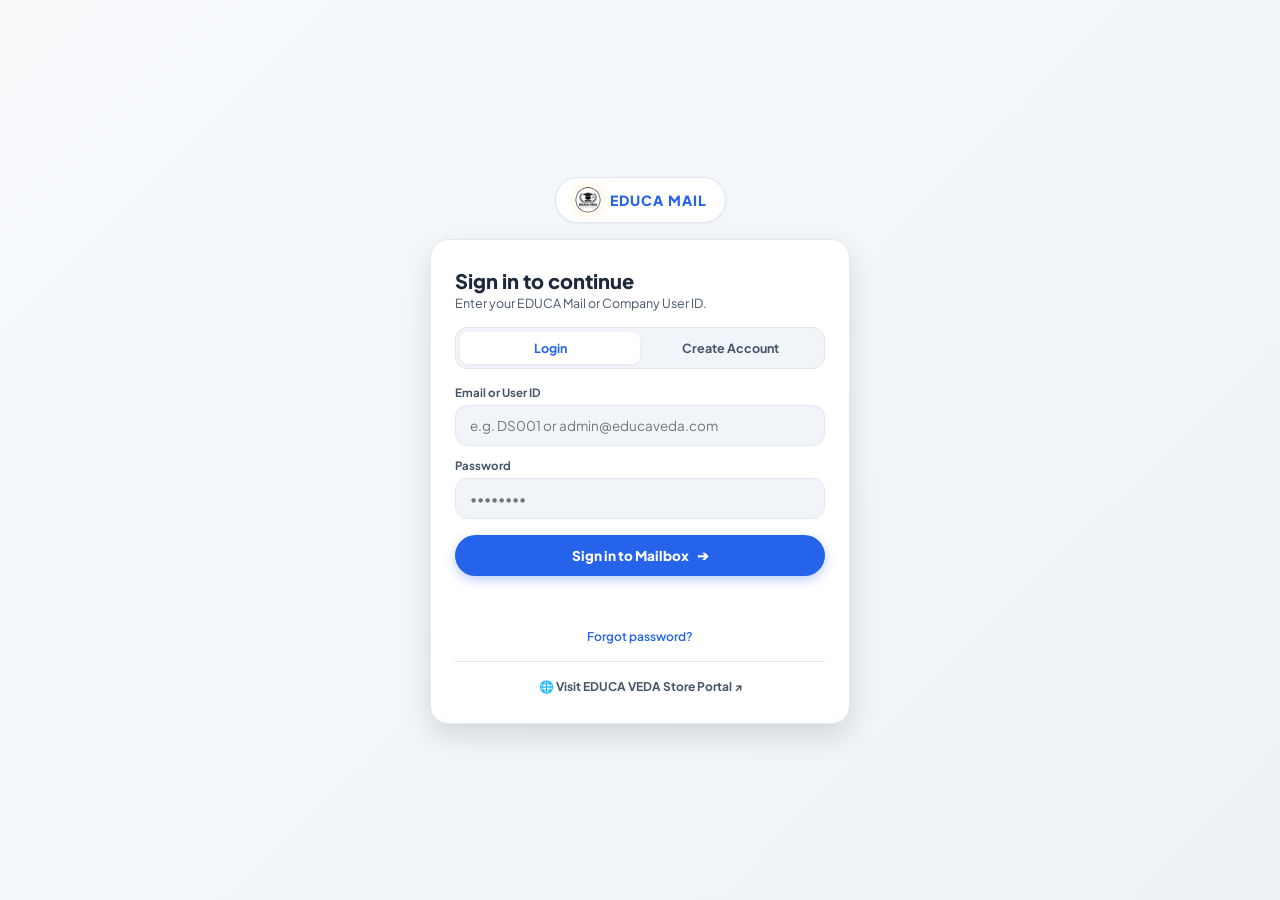
<file: index.html>
<!DOCTYPE html>
<html lang="en">
<head>
<script>
  // Force purge any old cached Service Workers and reload fresh styles
  if ('serviceWorker' in navigator) {
    navigator.serviceWorker.getRegistrations().then(function(regs) {
      for (let reg of regs) reg.unregister();
    });
  }
  if ('caches' in window) {
    caches.keys().then(function(names) {
      for (let name of names) caches.delete(name);
    });
  }
</script>
<meta charset="UTF-8">
<meta name="viewport" content="width=device-width, initial-scale=1.0, maximum-scale=1.0, user-scalable=no">
<meta name="theme-color" content="#ffffff">
<meta name="description" content="EDUCA Mail · Secure Enterprise Webmail">
<link rel="icon" type="image/png" href="educa_logo.png">
<link rel="apple-touch-icon" href="educa_logo.png">
<link rel="manifest" href="manifest.json">
<meta name="mobile-web-app-capable" content="yes">
<meta name="apple-mobile-web-app-status-bar-style" content="default">
<title>EDUCA Mail · Messages</title>
<link rel="preconnect" href="https://fonts.googleapis.com">
<link rel="preconnect" href="https://fonts.gstatic.com" crossorigin>
<link href="https://fonts.googleapis.com/css2?family=Plus+Jakarta+Sans:wght@400;500;600;700;800&family=JetBrains+Mono:wght@500;700;800&display=swap" rel="stylesheet">
<link rel="stylesheet" href="style.css?v=20260827_v35">
</head>
<body>

<!-- Offline Notification Banner -->
<div id="offlineBanner" class="offline-banner hidden">
  <span>⚡ OFFLINE MODE · Internet disconnected. Viewing cached emails.</span>
</div>

<!-- ================= AUTHENTICATION SCREEN ================= -->
<div id="authScreen" class="auth-screen hidden">
  <div class="auth-wrapper">
    <div class="auth-brand-pill">
      <img src="educa_logo.png" alt="EDUCA" style="width:28px;height:28px;border-radius:50%;object-fit:contain;background:#fff;padding:1px;box-shadow:0 0 10px rgba(251,191,36,0.25);" />
      <span class="brand-title">EDUCA MAIL</span>
    </div>

    <div class="auth-card">
      <div class="auth-card-head">
        <h2>Sign in to continue</h2>
        <p>Enter your EDUCA Mail or Company User ID.</p>
      </div>

      <div class="auth-tab-bar">
        <button id="tabLogin" type="button" class="auth-tab-btn active">Login</button>
        <button id="tabSignup" type="button" class="auth-tab-btn">Create Account</button>
      </div>

      <!-- Login Form -->
      <div id="loginFields" class="auth-inputs-wrap">
        <div class="input-field">
          <label>Email or User ID</label>
          <input id="authIdentifier" class="text-input" placeholder="e.g. DS001 or admin@educaveda.com" autocomplete="username">
        </div>
        <div class="input-field">
          <label>Password</label>
          <input id="authPassword" type="password" class="text-input" placeholder="••••••••" autocomplete="current-password">
        </div>
      </div>

      <!-- Signup Form -->
      <div id="signupFields" class="auth-inputs-wrap hidden">
        <div class="input-field">
          <label>Full Name</label>
          <input id="signupName" class="text-input" placeholder="Your name">
        </div>
        <div class="input-field">
          <label>Phone Number (for recovery)</label>
          <input id="signupPhone" class="text-input" placeholder="10-digit phone" inputmode="numeric">
        </div>
        <div class="input-field">
          <label>Password</label>
          <input id="signupPassword" type="password" class="text-input" placeholder="Minimum 8 characters" autocomplete="new-password">
        </div>
      </div>

      <button id="authSubmitBtn" type="button" class="btn-gmail-primary">
        <span>Sign in to Mailbox</span>
        <span>➔</span>
      </button>

      <div id="generatedEmailMsg" class="feedback-msg"></div>
      <div id="authMsg" class="feedback-err"></div>

      <div class="auth-center-link">
        <a id="forgotLink" href="#" class="link-subtle">Forgot password?</a>
      </div>

      <!-- Forgot Password Section -->
      <div id="forgotBox" class="forgot-accordion">
        <h4>Self-Service Password Reset</h4>
        <input id="forgotIdentifier" class="text-input" placeholder="Your Email or ID">
        <input id="forgotPhone" class="text-input" placeholder="Registered phone number" inputmode="numeric">
        <button id="requestResetBtn" type="button" class="btn-gmail-secondary">Request Reset</button>
        <div id="forgotMsg" class="feedback-msg"></div>
      </div>

      <div class="auth-footer-links">
        <a href="https://educa-store.vercel.app" target="_blank" rel="noopener noreferrer" class="link-external">
          🌐 Visit EDUCA VEDA Store Portal ↗
        </a>
      </div>
    </div>
  </div>
</div>

<!-- ================= MAIN GMAIL-STYLE APP ================= -->
<div class="app hidden" id="mainApp">

  <!-- Desktop Side Drawer -->
  <aside class="sidebar" id="appSidebar">
    <div class="sidebar-brand-row">
      <button id="sidebarCollapseBtn" type="button" class="btn-sidebar-collapse" title="Collapse / Expand sidebar">
        <span style="font-size: 18px; line-height: 1;">☰</span>
      </button>
      <img src="educa_logo.png" alt="EDUCA" class="sidebar-brand-logo" style="width:28px;height:28px;border-radius:50%;object-fit:contain;background:#fff;padding:1px;box-shadow:0 0 10px rgba(251,191,36,0.25);" />
      <span class="gmail-brand-text">EDUCA Mail</span>
    </div>

    <button id="composeBtn" type="button" class="desktop-compose-btn">
      <span class="compose-ico">✏️</span>
      <span class="compose-text">Compose</span>
    </button>

    <div class="sidebar-scroll">
      <nav class="drawer-nav" id="sidebarNav">
        <button type="button" class="drawer-item active" data-folder="inbox">
          <span class="drawer-icon">📥</span>
          <span class="drawer-label">All inboxes</span>
          <span id="inboxCount" class="drawer-badge"></span>
        </button>
        <button type="button" class="drawer-item" data-folder="starred">
          <span class="drawer-icon">⭐</span>
          <span class="drawer-label">Starred</span>
          <span id="starredCount" class="drawer-badge"></span>
        </button>
        <button type="button" class="drawer-item" data-folder="sent">
          <span class="drawer-icon">📤</span>
          <span class="drawer-label">Sent</span>
        </button>
        <button type="button" class="drawer-item" data-folder="drafts">
          <span class="drawer-icon">📝</span>
          <span class="drawer-label">Drafts</span>
        </button>
        <button type="button" class="drawer-item" data-folder="archive">
          <span class="drawer-icon">📦</span>
          <span class="drawer-label">Archive</span>
        </button>
        <button type="button" class="drawer-item" data-folder="spam">
          <span class="drawer-icon">🚫</span>
          <span class="drawer-label">Spam</span>
        </button>
        <button type="button" class="drawer-item" data-folder="trash">
          <span class="drawer-icon">🗑️</span>
          <span class="drawer-label">Trash</span>
        </button>
      </nav>

      
    </div>

    <div class="sidebar-bottom-actions">
      <button id="sidebarLogoutBtn" type="button" class="drawer-logout-btn">
        <span>🚪 Sign out / Logout</span>
      </button>
    </div>
  </aside>

  <!-- Mobile Drawer Backdrop -->
  <div id="sidebarBackdrop" class="drawer-backdrop hidden"></div>

  <!-- Center Pane: Gmail Email List -->
  <section class="list-pane">
    <!-- Top Gmail Pill Search Bar (Matching Reference Image 2) -->
    <div class="gmail-search-bar-wrap">
      <div class="gmail-search-pill">
        <button id="mobileMenuBtn" class="pill-btn-icon" type="button" aria-label="Menu">
          ☰
        </button>
        <div class="pill-input-center">
          <input id="searchInput" type="text" placeholder="Search in emails" class="pill-search-input" />
          <span class="pill-ai-sparkle">✨</span>
        </div>
        <button id="searchClearBtn" class="pill-clear-btn hidden" type="button">✕</button>
        <div id="profileAvatarBtn" class="pill-profile-avatar" title="Account Details">
          <span id="acctAvatar">M</span>
        </div>
      </div>
    </div>

    <!-- Category Tabs (Primary, Updates, Social, Promotions - Reference Image 2) -->
    <div class="category-tabs-row">
      <button class="cat-tab active" data-cat="all">
        <span class="cat-name">Primary</span>
      </button>
      <button class="cat-tab" data-cat="updates">
        <span class="cat-icon" style="color:#ea580c;">ℹ️</span>
        <span class="cat-name">Updates</span>
        <span id="updatesBadge" class="cat-pill orange hidden"></span>
      </button>
      <button class="cat-tab" data-cat="social">
        <span class="cat-icon" style="color:#2563eb;">👥</span>
        <span class="cat-name">Social</span>
        <span id="socialBadge" class="cat-pill blue hidden"></span>
      </button>
      <button class="cat-tab" data-cat="promotions">
        <span class="cat-icon" style="color:#16a34a;">🏷️</span>
        <span class="cat-name">Promotions</span>
        <span id="promotionsBadge" class="cat-pill green hidden"></span>
      </button>
    </div>

    <!-- Message List View -->
    <div class="list-scroll" id="listScroll">
      <div class="empty-state">Loading your inbox...</div>
    </div>

    <!-- Bottom Navigation Bar on Mobile (Reference Image 2) -->
    <nav class="mobile-bottom-nav">
      <button class="bottom-nav-item active" id="bNavMail">
        <div class="bnav-icon-wrap">
          <span class="bnav-icon">✉️</span>
          <span id="bottomNavBadge" class="bnav-badge hidden">1</span>
        </div>
        <span class="bnav-label">Mail</span>
      </button>
      <a href="https://educa-store.vercel.app" target="_blank" rel="noopener noreferrer" class="bottom-nav-item">
        <div class="bnav-icon-wrap">
          <span class="bnav-icon">🌐</span>
        </div>
        <span class="bnav-label">Store Portal</span>
      </a>
      <button class="bottom-nav-item text-danger" id="bNavLogout">
        <div class="bnav-icon-wrap">
          <span class="bnav-icon">🚪</span>
        </div>
        <span class="bnav-label">Sign Out</span>
      </button>
    </nav>
  </section>

  <!-- Right Pane: Thread Reading Pane -->
  <main class="read-pane" id="readPane">
    <div class="no-selection-state">
      <div class="no-selection-icon">📬</div>
      <h3>Select an email to read</h3>
      <p>Click on any message from the list to view its full conversation and action tools.</p>
    </div>
  </main>

  <!-- Floating Action Button (FAB) for Mobile (Reference Image 2) -->
  <button id="mobileFabCompose" class="gmail-fab-compose" type="button">
    <span class="fab-icon">✏️</span>
    <span class="fab-label">Compose</span>
  </button>
</div>

<!-- ================= ACCOUNT SWITCHER / PROFILE MODAL (Reference Image 1) ================= -->
<div class="account-modal-overlay hidden" id="accountModalOverlay">
  <div class="account-dialog">
    <div class="account-dialog-header">
      <button id="closeAccountModalBtn" type="button" class="btn-close-round">✕</button>
    </div>

    <div class="account-card-main">
      <div class="acc-avatar-large" id="modalAcctAvatar">M</div>
      <div class="acc-info-block">
        <h3 id="modalAcctName">Mohammed Aleem</h3>
        <p id="modalAcctEmail">admin@educaveda.com</p>
        <span class="acc-pro-tag">Pro Workspace</span>
      </div>
    </div>

    <div class="account-dialog-divider"></div>

    <div class="account-actions-list">
      <a href="https://educafintech.vercel.app" target="_blank" rel="noopener noreferrer" class="acc-action-item">
        <span class="acc-act-ico">💳</span>
        <div class="acc-act-text">
          <strong>Visit EDUCA Fintech Portal</strong>
          <span>Savings (12% Returns), Loans &amp; Instant Wallet</span>
        </div>
        <span>↗</span>
      </a>

      <a href="https://educainstitute.vercel.app" target="_blank" rel="noopener noreferrer" class="acc-action-item">
        <span class="acc-act-ico">🎓</span>
        <div class="acc-act-text">
          <strong>Visit EDUCA Institute Portal</strong>
          <span>Courses, Admissions &amp; Study Materials</span>
        </div>
        <span>↗</span>
      </a>

      <a href="https://educa-store.vercel.app" target="_blank" rel="noopener noreferrer" class="acc-action-item">
        <span class="acc-act-ico">🛍️</span>
        <div class="acc-act-text">
          <strong>Visit EDUCA Store Portal</strong>
          <span>Direct seller / distributor link ya manual invite se activate hota hai</span>
        </div>
        <span>↗</span>
      </a>

      <a href="https://educafintech.vercel.app/login" target="_blank" rel="noopener noreferrer" class="acc-action-item">
        <span class="acc-act-ico">🔑</span>
        <div class="acc-act-text">
          <strong>Forgot / Reset Password</strong>
          <span>Naya password banayein (Old password ki zaroorat nahi)</span>
        </div>
        <span>↗</span>
      </a>

      <button id="dialogLogoutBtn" type="button" class="acc-action-item text-danger">
        <span class="acc-act-ico">🚪</span>
        <div class="acc-act-text">
          <strong>Sign out of account</strong>
          <span>Clear credentials from this browser</span>
        </div>
      </button>
    </div>
  </div>
</div>

<!-- ================= COMPOSE EMAIL MODAL (Native Gmail UI) ================= -->
<div class="compose-screen-overlay hidden" id="composeOverlay">
  <div class="compose-window">
    <div class="compose-app-bar">
      <button id="composeCloseBtn" type="button" class="compose-bar-btn" aria-label="Back">
        <span style="font-size: 22px; line-height: 1;">←</span>
      </button>
      <div class="compose-bar-title">Compose</div>
      <div class="compose-bar-actions">
        <button id="sendComposeBtn" type="button" class="compose-bar-send-btn" title="Send email">
          <span style="font-size: 20px; line-height: 1;">➢</span>
        </button>
        <button id="composeDiscardBtn" type="button" class="compose-bar-btn" title="Discard">
          <span style="font-size: 17px; line-height: 1;">🗑️</span>
        </button>
      </div>
    </div>

    <div class="compose-fields-container">
      <div class="compose-line-field">
        <label>From</label>
        <div class="from-display" id="composeFromEmail">user@educaveda.com</div>
      </div>
      <div class="compose-line-field">
        <label>To</label>
        <div style="position:relative; flex:1; width:100%;">
          <input id="cTo" placeholder="Search user by name, ID or email..." autocomplete="off" style="width:100%;">
          <div id="userSuggestionsDropdown" class="autocomplete-suggestions-card hidden"></div>
        </div>
      </div>
      <div class="compose-line-field">
        <label>Subject</label>
        <input id="cSubject" placeholder="Subject" autocomplete="off">
      </div>
      <div class="compose-body-area">
        <textarea id="cBody" placeholder="Compose email..."></textarea>
      </div>
      <div class="compose-bottom-toolbar">
        <button id="composeSendBottomBtn" type="button" class="btn-compose-send-bottom" title="Send email">
          <span>Send Message</span>
          <span style="font-size: 15px;">➔</span>
        </button>
        <div id="composeMsg" class="compose-status-msg"></div>
      </div>
    </div>
  </div>
</div>

<script src="config.js?v=20260827_v35"></script>
<script src="app.js?v=20260827_v35"></script>
</body>
</html>
</file>
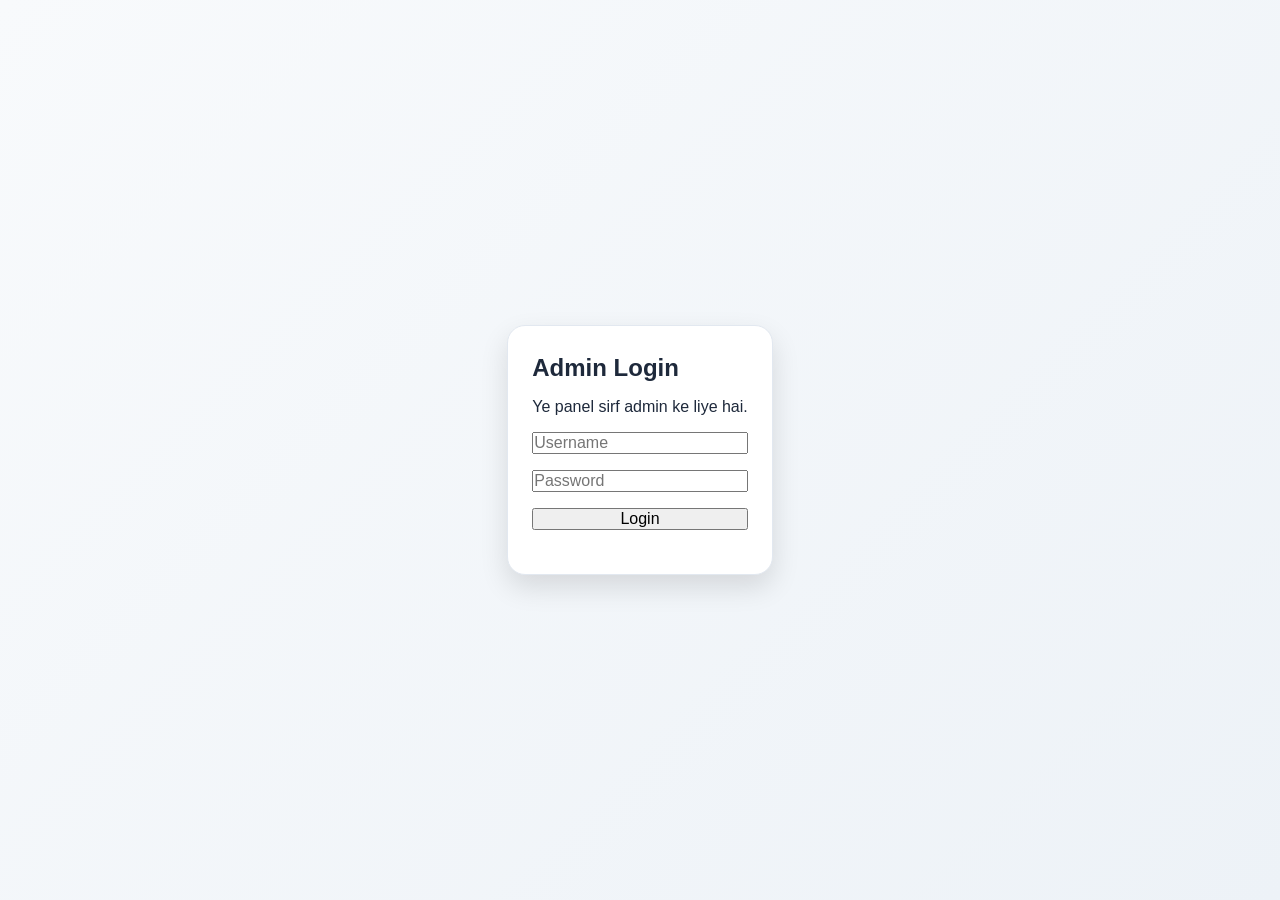
<file: admin.html>
<!DOCTYPE html>
<html lang="hi">
<head>
<meta charset="UTF-8">
<meta name="viewport" content="width=device-width, initial-scale=1.0">
<title>Admin - Password Reset Requests</title>
<link rel="stylesheet" href="style.css">
<style>
  .admin-wrap{max-width:720px;margin:0 auto;padding:40px 20px;}
  .admin-header{display:flex;justify-content:space-between;align-items:center;margin-bottom:24px;}
  .req-card{background:#fff;border:1px solid var(--border);border-radius:10px;padding:18px 20px;margin-bottom:14px;}
  .req-card .row{display:flex;justify-content:space-between;font-size:13px;margin-bottom:6px;}
  .req-card .label{color:var(--text-faint);}
  .result-box{background:#F0F6F4;border:1px solid #D7E8E3;border-radius:8px;padding:14px;margin-top:12px;font-size:13px;}
  .result-box .pw{font-family:monospace;font-size:15px;font-weight:700;color:var(--teal-dark);}
</style>
</head>
<body style="overflow:auto;height:auto;">

<div id="adminAuthScreen" class="auth-screen">
  <div class="auth-card">
    <h2 class="auth-title">Admin Login</h2>
    <p class="auth-sub">Ye panel sirf admin ke liye hai.</p>
    <input id="adminUsername" class="auth-input" placeholder="Username" autocomplete="username">
    <input id="adminPassword" type="password" class="auth-input" placeholder="Password" autocomplete="current-password">
    <button id="adminLoginBtn" type="button" class="send-btn full">Login</button>
    <div id="adminAuthMsg" class="auth-error"></div>
  </div>
</div>

<div id="adminPanel" class="admin-wrap hidden">
  <div class="admin-header">
    <h2>Pending Password Reset Requests</h2>
    <div id="adminLogoutBtn" class="logout-link">Logout</div>
  </div>
  <div id="requestList"></div>
</div>

<script src="config.js"></script>
<script src="admin.js"></script>
</body>
</html>
</file>
<file: style.css>
/* =====================================================
   EDUCA MAIL — GOOGLE GMAIL CLEAN ENTERPRISE DESIGN
   - Exact replica of Gmail Mobile & Desktop UX
   - Light canvas, rounded search pill, FAB compose, account sheet
   ===================================================== */

:root {
  --gmail-bg: #f8fafc;
  --gmail-card: #ffffff;
  --gmail-sidebar: #f1f5f9;
  --gmail-hover: #e2e8f0;
  --gmail-active: #c2e7ff;
  --gmail-active-text: #001d35;

  --text-primary: #1e293b;
  --text-secondary: #475569;
  --text-muted: #94a3b8;

  --primary: #2563eb;
  --primary-hover: #1d4ed8;
  --primary-light: #eff6ff;

  --fab-bg: #c2e7ff;
  --fab-text: #001d35;

  --border: #e2e8f0;
  --danger: #dc2626;
  --danger-light: #fee2e2;

  --font-sans: 'Plus Jakarta Sans', -apple-system, BlinkMacSystemFont, Roboto, sans-serif;
  --font-mono: 'JetBrains Mono', monospace;
  --shadow-sm: 0 1px 3px rgba(0,0,0,0.06);
  --shadow-md: 0 4px 12px rgba(0,0,0,0.08);
  --shadow-lg: 0 12px 28px rgba(0,0,0,0.12);
  --radius-sm: 8px;
  --radius-md: 12px;
  --radius-lg: 18px;
  --radius-pill: 9999px;
}

*, *::before, *::after {
  box-sizing: border-box;
  margin: 0;
  padding: 0;
}

body {
  font-family: var(--font-sans);
  background-color: var(--gmail-bg);
  color: var(--text-primary);
  height: 100vh;
  width: 100vw;
  overflow: hidden;
  -webkit-font-smoothing: antialiased;
}

button, input, textarea {
  font-family: inherit;
  font-size: inherit;
}

.hidden {
  display: none !important;
}

/* Offline Banner */
.offline-banner {
  background: #fef3c7;
  color: #92400e;
  font-size: 11.5px;
  font-weight: 700;
  text-align: center;
  padding: 6px 12px;
  border-bottom: 1px solid #f59e0b;
}

/* ================= AUTHENTICATION SCREEN ================= */
.auth-screen {
  position: fixed;
  inset: 0;
  background: linear-gradient(135deg, #f8fafc 0%, #edf2f7 100%);
  display: flex;
  align-items: center;
  justify-content: center;
  padding: 16px;
  z-index: 1000;
  overflow-y: auto;
}

.auth-wrapper {
  width: 100%;
  max-width: 420px;
  display: flex;
  flex-direction: column;
  gap: 16px;
}

.auth-brand-pill {
  align-self: center;
  display: inline-flex;
  align-items: center;
  gap: 8px;
  background: #fff;
  padding: 8px 18px;
  border-radius: var(--radius-pill);
  border: 1px solid var(--border);
  box-shadow: var(--shadow-sm);
}

.brand-logo-icon { font-size: 20px; }
.brand-title { font-size: 14px; font-weight: 800; color: var(--primary); letter-spacing: 1px; }

.auth-card {
  background: var(--gmail-card);
  border: 1px solid var(--border);
  border-radius: var(--radius-lg);
  padding: 28px 24px;
  box-shadow: var(--shadow-lg);
  display: flex;
  flex-direction: column;
  gap: 16px;
}

.auth-card-head h2 { font-size: 20px; font-weight: 800; }
.auth-card-head p { font-size: 12.5px; color: var(--text-secondary); margin-top: 2px; }

.auth-tab-bar {
  display: flex;
  background: var(--gmail-sidebar);
  padding: 4px;
  border-radius: var(--radius-md);
  border: 1px solid var(--border);
}

.auth-tab-btn {
  flex: 1;
  padding: 8px;
  border: none;
  background: transparent;
  font-size: 12.5px;
  font-weight: 700;
  color: var(--text-secondary);
  border-radius: var(--radius-sm);
  cursor: pointer;
  transition: all 0.15s;
}

.auth-tab-btn.active {
  background: #fff;
  color: var(--primary);
  box-shadow: var(--shadow-sm);
}

.auth-inputs-wrap {
  display: flex;
  flex-direction: column;
  gap: 12px;
}

.input-field {
  display: flex;
  flex-direction: column;
  gap: 5px;
}

.input-field label {
  font-size: 11.5px;
  font-weight: 700;
  color: var(--text-secondary);
}

.text-input {
  width: 100%;
  padding: 11px 14px;
  background: var(--gmail-sidebar);
  border: 1.5px solid var(--border);
  border-radius: var(--radius-md);
  font-size: 13.5px;
  color: var(--text-primary);
  transition: all 0.15s;
}

.text-input:focus {
  outline: none;
  border-color: var(--primary);
  background: #fff;
  box-shadow: 0 0 0 3px rgba(37,99,235,0.12);
}

.btn-gmail-primary {
  width: 100%;
  padding: 12px;
  background: var(--primary);
  color: #fff;
  border: none;
  border-radius: var(--radius-pill);
  font-size: 13.5px;
  font-weight: 800;
  cursor: pointer;
  display: flex;
  align-items: center;
  justify-content: center;
  gap: 8px;
  box-shadow: 0 4px 12px rgba(37,99,235,0.3);
  transition: all 0.15s;
}

.btn-gmail-primary:hover {
  background: var(--primary-hover);
}

.btn-gmail-secondary {
  padding: 9px 14px;
  background: var(--gmail-sidebar);
  border: 1px solid var(--border);
  border-radius: var(--radius-sm);
  font-size: 12px;
  font-weight: 700;
  cursor: pointer;
}

.feedback-msg { font-size: 12px; font-weight: 700; color: #16a34a; text-align: center; }
.feedback-err { font-size: 12px; font-weight: 700; color: var(--danger); text-align: center; }
.auth-center-link { text-align: center; }
.link-subtle { font-size: 12px; color: var(--primary); text-decoration: none; font-weight: 600; }
.link-subtle:hover { text-decoration: underline; }

.forgot-accordion {
  display: none;
  flex-direction: column;
  gap: 8px;
  background: var(--gmail-sidebar);
  padding: 12px;
  border-radius: var(--radius-md);
  border: 1px solid var(--border);
}
.forgot-accordion.show { display: flex; }
.forgot-accordion h4 { font-size: 12px; }

.auth-footer-links {
  border-top: 1px solid var(--border);
  padding-top: 12px;
  text-align: center;
}
.link-external { font-size: 12px; font-weight: 700; color: var(--text-secondary); text-decoration: none; }
.link-external:hover { color: var(--primary); }

/* ================= MAIN GMAIL LAYOUT ================= */
.app {
  display: grid;
  grid-template-columns: 240px 360px 1fr;
  height: 100vh;
  width: 100vw;
  background: var(--gmail-bg);
  overflow: hidden;
  transition: grid-template-columns 0.2s cubic-bezier(0.16, 1, 0.3, 1);
}

.app.sidebar-collapsed {
  grid-template-columns: 68px 360px 1fr;
}

/* ================= 1. DESKTOP SIDEBAR ================= */
.sidebar {
  background: var(--gmail-sidebar);
  border-right: 1px solid var(--border);
  display: flex;
  flex-direction: column;
  padding: 16px 12px;
  gap: 12px;
  height: 100vh;
  transition: padding 0.2s ease, width 0.2s ease;
}

.sidebar-brand-row {
  display: flex;
  align-items: center;
  gap: 8px;
  padding: 0 4px 8px 4px;
}

.btn-sidebar-collapse {
  background: transparent;
  border: none;
  cursor: pointer;
  width: 32px;
  height: 32px;
  border-radius: 50%;
  display: inline-flex;
  align-items: center;
  justify-content: center;
  color: var(--text-secondary);
  transition: background 0.15s ease, color 0.15s ease;
  flex-shrink: 0;
}
.btn-sidebar-collapse:hover {
  background: rgba(0, 0, 0, 0.08);
  color: #0f172a;
}

.sidebar.collapsed {
  padding: 16px 6px;
  align-items: center;
}
.sidebar.collapsed .sidebar-brand-row {
  justify-content: center;
  padding: 0 0 8px 0;
  gap: 0;
}
.sidebar.collapsed .gmail-brand-text,
.sidebar.collapsed .sidebar-brand-logo {
  display: none !important;
}
.sidebar.collapsed .desktop-compose-btn {
  width: 44px;
  height: 44px;
  padding: 0;
  border-radius: 50%;
  justify-content: center;
  margin: 0 auto;
}
.sidebar.collapsed .compose-text {
  display: none !important;
}
.sidebar.collapsed .compose-ico {
  font-size: 20px;
}
.sidebar.collapsed .drawer-item {
  justify-content: center;
  padding: 10px 0;
  width: 44px;
  border-radius: 50%;
  margin: 2px auto;
}
.sidebar.collapsed .drawer-label,
.sidebar.collapsed .drawer-badge {
  display: none !important;
}
.sidebar.collapsed .drawer-logout-btn {
  width: 44px;
  height: 44px;
  padding: 0;
  border-radius: 50%;
  justify-content: center;
  margin: 0 auto;
  overflow: hidden;
}
.sidebar.collapsed .drawer-logout-btn span:not(:first-child) {
  display: none;
}

.gmail-logo-icon { font-size: 22px; }
.gmail-brand-text { font-size: 17px; font-weight: 800; color: #1e293b; }

.desktop-compose-btn {
  display: flex;
  align-items: center;
  gap: 12px;
  padding: 14px 20px;
  background: var(--fab-bg);
  color: var(--fab-text);
  border: none;
  border-radius: var(--radius-lg);
  font-size: 14px;
  font-weight: 800;
  cursor: pointer;
  box-shadow: var(--shadow-sm);
  transition: all 0.15s;
}

.desktop-compose-btn:hover {
  background: #a8dbfe;
  box-shadow: var(--shadow-md);
}

.sidebar-scroll {
  flex: 1;
  overflow-y: auto;
  display: flex;
  flex-direction: column;
  gap: 6px;
}

.drawer-section-title {
  font-size: 10.5px;
  font-weight: 800;
  letter-spacing: 0.8px;
  color: var(--text-muted);
  padding: 8px 12px 2px 12px;
}

.drawer-divider {
  height: 1px;
  background: var(--border);
  margin: 6px 0;
}

.drawer-nav {
  display: flex;
  flex-direction: column;
  gap: 2px;
}

.drawer-item {
  display: flex;
  align-items: center;
  gap: 12px;
  padding: 9px 14px;
  border-radius: var(--radius-pill);
  border: none;
  background: transparent;
  color: var(--text-primary);
  font-size: 13.5px;
  font-weight: 600;
  cursor: pointer;
  transition: all 0.15s;
  text-align: left;
}

.drawer-item:hover {
  background: var(--gmail-hover);
}

.drawer-item.active {
  background: var(--gmail-active);
  color: var(--gmail-active-text);
  font-weight: 800;
}

.drawer-label { flex: 1; }
.drawer-badge {
  font-size: 11px;
  font-weight: 800;
  background: #dbeafe;
  color: var(--primary);
  padding: 2px 7px;
  border-radius: var(--radius-pill);
}

.label-dot {
  width: 8px;
  height: 8px;
  border-radius: 50%;
}

.sidebar-bottom-actions {
  padding-top: 10px;
  border-top: 1px solid var(--border);
}

.drawer-logout-btn {
  width: 100%;
  padding: 9px 12px;
  background: var(--danger-light);
  border: 1px solid rgba(220,38,38,0.2);
  border-radius: var(--radius-sm);
  color: var(--danger);
  font-size: 12px;
  font-weight: 800;
  cursor: pointer;
}

.drawer-logout-btn:hover {
  background: var(--danger);
  color: #fff;
}

/* ================= 2. GMAIL SEARCH & INBOX LIST ================= */
.list-pane {
  background: var(--gmail-card);
  border-right: 1px solid var(--border);
  display: flex;
  flex-direction: column;
  height: 100vh;
  overflow: hidden;
  position: relative;
}

/* Rounded Gmail Search Pill Bar (Image 2) */
.gmail-search-bar-wrap {
  padding: 12px 14px 8px 14px;
}

.gmail-search-pill {
  display: flex;
  align-items: center;
  gap: 10px;
  background: #edf2f7;
  border-radius: var(--radius-pill);
  padding: 6px 10px 6px 14px;
  border: 1px solid transparent;
  transition: all 0.2s;
}

.gmail-search-pill:focus-within {
  background: #fff;
  border-color: var(--border);
  box-shadow: var(--shadow-md);
}

.pill-btn-icon {
  background: transparent;
  border: none;
  font-size: 18px;
  color: var(--text-secondary);
  cursor: pointer;
}

.pill-input-center {
  flex: 1;
  display: flex;
  align-items: center;
  gap: 6px;
}

.pill-search-input {
  width: 100%;
  border: none;
  background: transparent;
  font-size: 14px;
  color: var(--text-primary);
}

.pill-search-input:focus {
  outline: none;
}

.pill-ai-sparkle {
  font-size: 15px;
}

.pill-clear-btn {
  border: none;
  background: transparent;
  color: var(--text-muted);
  cursor: pointer;
  font-size: 13px;
}

/* Profile Avatar Circle */
.pill-profile-avatar {
  width: 32px;
  height: 32px;
  border-radius: 50%;
  background: linear-gradient(135deg, #0284c7 0%, #0d9488 100%);
  border: 2px solid #38bdf8;
  color: #fff;
  font-size: 13px;
  font-weight: 900;
  display: flex;
  align-items: center;
  justify-content: center;
  cursor: pointer;
  flex-shrink: 0;
  box-shadow: var(--shadow-sm);
}

/* Gmail Category Tabs (Image 2) */
.category-tabs-row {
  display: flex;
  align-items: center;
  gap: 8px;
  padding: 4px 14px 10px 14px;
  overflow-x: auto;
  border-bottom: 1px solid var(--border);
}

.cat-tab {
  display: flex;
  align-items: center;
  gap: 6px;
  padding: 6px 12px;
  border-radius: var(--radius-pill);
  border: 1px solid var(--border);
  background: #fff;
  font-size: 12px;
  font-weight: 700;
  color: var(--text-secondary);
  cursor: pointer;
  white-space: nowrap;
}

.cat-tab.active {
  background: #eff6ff;
  border-color: #bfdbfe;
  color: var(--primary);
}

.cat-pill {
  font-size: 10px;
  font-weight: 800;
  padding: 1px 6px;
  border-radius: var(--radius-pill);
  color: #fff;
}

.cat-pill.orange { background: #ea580c; }
.cat-pill.blue { background: #2563eb; }
.cat-pill.green { background: #16a34a; }

.list-scroll {
  flex: 1;
  overflow-y: auto;
  display: flex;
  flex-direction: column;
}

/* Gmail Email Row Item (Image 2) */
.email-row-item {
  display: flex;
  align-items: flex-start;
  gap: 12px;
  padding: 12px 16px;
  border-bottom: 1px solid #f1f5f9;
  cursor: pointer;
  transition: background 0.12s;
}

.email-row-item:hover {
  background: #f8fafc;
}

.email-row-item.selected {
  background: #eff6ff;
}

.email-row-item.unread {
  background: #ffffff;
}

.email-row-item.unread .email-sender,
.email-row-item.unread .email-subject {
  font-weight: 800;
  color: #0f172a;
}

.email-avatar {
  width: 40px;
  height: 40px;
  border-radius: 50%;
  background: #e2e8f0;
  color: var(--text-secondary);
  font-size: 15px;
  font-weight: 800;
  display: flex;
  align-items: center;
  justify-content: center;
  flex-shrink: 0;
  margin-top: 2px;
}

.email-main-body {
  flex: 1;
  min-width: 0;
  display: flex;
  flex-direction: column;
  gap: 2px;
}

.email-header-line {
  display: flex;
  align-items: center;
  justify-content: space-between;
}

.email-sender {
  font-size: 13.5px;
  font-weight: 600;
  color: #334155;
  white-space: nowrap;
  overflow: hidden;
  text-overflow: ellipsis;
}

.email-date-wrap {
  display: flex;
  align-items: center;
  gap: 5px;
}

.unread-dot {
  width: 7px;
  height: 7px;
  border-radius: 50%;
  background: #0284c7;
}

.email-date {
  font-size: 11.5px;
  color: var(--text-muted);
  font-weight: 600;
}

.email-subject {
  font-size: 13px;
  font-weight: 500;
  color: #475569;
  white-space: nowrap;
  overflow: hidden;
  text-overflow: ellipsis;
}

.email-snippet-row {
  display: flex;
  align-items: center;
  justify-content: space-between;
  gap: 8px;
}

.email-snippet {
  font-size: 12px;
  color: var(--text-muted);
  white-space: nowrap;
  overflow: hidden;
  text-overflow: ellipsis;
  flex: 1;
}

.star-btn {
  font-size: 16px;
  color: #cbd5e1;
  background: transparent;
  border: none;
  cursor: pointer;
  padding: 2px;
}

.star-btn.starred {
  color: #eab308;
}

.empty-state {
  padding: 40px 20px;
  text-align: center;
  color: var(--text-muted);
  font-size: 13px;
}

/* ================= 3. THREAD READING PANE ================= */
.read-pane {
  background: #f8fafc;
  display: flex;
  flex-direction: column;
  height: 100vh;
  overflow: hidden;
}

.no-selection-state {
  flex: 1;
  display: flex;
  flex-direction: column;
  align-items: center;
  justify-content: center;
  text-align: center;
  gap: 10px;
  padding: 32px;
  color: var(--text-muted);
}

.no-selection-icon { font-size: 44px; }
.no-selection-state h3 { font-size: 16px; color: var(--text-primary); }
.no-selection-state p { font-size: 12.5px; }

.read-toolbar {
  background: #fff;
  border-bottom: 1px solid var(--border);
  padding: 12px 18px;
  display: flex;
  align-items: center;
  gap: 8px;
  flex-wrap: wrap;
}

.toolbar-btn {
  padding: 6px 12px;
  background: var(--gmail-sidebar);
  border: 1px solid var(--border);
  border-radius: var(--radius-sm);
  color: var(--text-primary);
  font-size: 12px;
  font-weight: 700;
  cursor: pointer;
  display: flex;
  align-items: center;
  gap: 6px;
}

.toolbar-btn:hover { background: var(--gmail-hover); }
.toolbar-btn.active-star { background: #fef9c3; border-color: #fde047; color: #ca8a04; }
.toolbar-btn.text-danger { color: var(--danger); background: var(--danger-light); }

.spacer { flex: 1; }
.thread-time { font-size: 12px; color: var(--text-muted); font-family: var(--font-mono); }

.read-scroll {
  flex: 1;
  overflow-y: auto;
  padding: 20px;
  display: flex;
  flex-direction: column;
  gap: 16px;
}

.subject-banner {
  background: #fff;
  border: 1px solid var(--border);
  border-radius: var(--radius-md);
  padding: 16px;
}

.subject-heading { font-size: 18px; font-weight: 800; color: var(--text-primary); }

.thread-card {
  background: #fff;
  border: 1px solid var(--border);
  border-radius: var(--radius-lg);
  padding: 20px;
  box-shadow: var(--shadow-sm);
  display: flex;
  flex-direction: column;
  gap: 16px;
}

.thread-sender-row {
  display: flex;
  align-items: center;
  gap: 12px;
  padding-bottom: 14px;
  border-bottom: 1px solid var(--border);
}

.sender-avatar {
  width: 40px;
  height: 40px;
  border-radius: 50%;
  background: #e2e8f0;
  font-weight: 800;
  display: flex;
  align-items: center;
  justify-content: center;
}

.sender-name { font-size: 14.5px; font-weight: 800; }
.sender-addr { font-size: 12px; color: var(--text-secondary); }
.sender-to { font-size: 11px; color: var(--text-muted); }

.thread-body-content {
  font-size: 14px;
  line-height: 1.7;
  color: #1e293b;
  white-space: pre-wrap;
  word-break: break-word;
}

/* Tech Emerald OTP Badge */
.otp-highlight-card {
  display: inline-flex;
  align-items: center;
  gap: 14px;
  margin: 12px 0;
  padding: 10px 18px;
  background: #f0fdf4;
  border: 1.5px solid #22c55e;
  border-radius: var(--radius-md);
}

.otp-code {
  font-size: 22px;
  font-weight: 900;
  font-family: var(--font-mono);
  letter-spacing: 4px;
  color: #15803d;
}

.otp-copy-btn {
  padding: 6px 12px;
  background: #16a34a;
  color: #fff;
  border: none;
  border-radius: var(--radius-sm);
  font-size: 11px;
  font-weight: 800;
  cursor: pointer;
}

/* ================= 4. GMAIL MOBILE FAB (Image 2) ================= */
.gmail-fab-compose {
  position: fixed;
  bottom: 74px;
  right: 20px;
  background: var(--fab-bg);
  color: var(--fab-text);
  border: none;
  border-radius: var(--radius-lg);
  padding: 14px 20px;
  display: flex;
  align-items: center;
  gap: 10px;
  font-size: 14px;
  font-weight: 800;
  box-shadow: 0 4px 16px rgba(0, 29, 53, 0.2);
  cursor: pointer;
  z-index: 90;
  transition: all 0.2s;
}

.gmail-fab-compose:hover {
  background: #a8dbfe;
  transform: translateY(-2px);
}

.fab-icon { font-size: 18px; }

/* Bottom Nav on Mobile (Image 2) */
.mobile-bottom-nav {
  display: none;
  background: #fff;
  border-top: 1px solid var(--border);
  padding: 8px 16px;
  justify-content: space-around;
  align-items: center;
  position: absolute;
  bottom: 0;
  left: 0;
  right: 0;
  z-index: 80;
}

.bottom-nav-item {
  display: flex;
  flex-direction: column;
  align-items: center;
  gap: 2px;
  background: transparent;
  border: none;
  color: var(--text-secondary);
  font-size: 11px;
  font-weight: 700;
  cursor: pointer;
  text-decoration: none;
  position: relative;
}

.bottom-nav-item.active {
  color: var(--primary);
}

.bnav-icon-wrap {
  position: relative;
  font-size: 18px;
}

.bnav-badge {
  position: absolute;
  top: -4px;
  right: -8px;
  background: #dc2626;
  color: #fff;
  font-size: 9px;
  font-weight: 900;
  padding: 1px 5px;
  border-radius: var(--radius-pill);
}

/* ================= 5. ACCOUNT SWITCHER MODAL (Image 1) ================= */
.account-modal-overlay {
  position: fixed;
  inset: 0;
  background: rgba(0, 0, 0, 0.45);
  backdrop-filter: blur(3px);
  display: flex;
  align-items: flex-start;
  justify-content: center;
  padding: 40px 16px;
  z-index: 2000;
}

.account-dialog {
  background: #fff;
  width: 100%;
  max-width: 380px;
  border-radius: 28px;
  padding: 20px;
  box-shadow: var(--shadow-lg);
  display: flex;
  flex-direction: column;
  gap: 16px;
}

.account-dialog-header {
  display: flex;
  justify-content: flex-end;
}

.btn-close-round {
  width: 30px;
  height: 30px;
  border-radius: 50%;
  border: none;
  background: #f1f5f9;
  cursor: pointer;
  font-size: 13px;
}

.account-card-main {
  display: flex;
  align-items: center;
  gap: 14px;
  background: #f8fafc;
  padding: 14px;
  border-radius: 20px;
  border: 1px solid var(--border);
}

.acc-avatar-large {
  width: 52px;
  height: 52px;
  border-radius: 50%;
  background: linear-gradient(135deg, #0284c7 0%, #0d9488 100%);
  border: 3px solid #38bdf8;
  color: #fff;
  font-size: 20px;
  font-weight: 900;
  display: flex;
  align-items: center;
  justify-content: center;
}

.acc-info-block h3 { font-size: 15px; font-weight: 800; }
.acc-info-block p { font-size: 12px; color: var(--text-secondary); font-family: var(--font-mono); }
.acc-pro-tag {
  display: inline-block;
  margin-top: 4px;
  font-size: 10px;
  font-weight: 800;
  background: #dbeafe;
  color: #1d4ed8;
  padding: 2px 8px;
  border-radius: var(--radius-pill);
}

.account-dialog-divider { height: 1px; background: var(--border); }

.account-actions-list {
  display: flex;
  flex-direction: column;
  gap: 6px;
}

.acc-action-item {
  display: flex;
  align-items: center;
  gap: 12px;
  padding: 10px 12px;
  border-radius: var(--radius-md);
  border: 1px solid var(--border);
  background: #fff;
  color: var(--text-primary);
  text-decoration: none;
  cursor: pointer;
  text-align: left;
}

.acc-action-item:hover { background: #f8fafc; }
.acc-act-ico { font-size: 18px; }
.acc-act-text strong { display: block; font-size: 12.5px; }
.acc-act-text span { display: block; font-size: 11px; color: var(--text-muted); }
.acc-action-item.text-danger { color: var(--danger); }

/* ================= 6. GMAIL COMPOSE SCREEN (Image 3) ================= */
.compose-screen-overlay {
  position: fixed;
  inset: 0;
  background: rgba(0, 0, 0, 0.4);
  display: flex;
  align-items: center;
  justify-content: center;
  padding: 16px;
  z-index: 1500;
}

.compose-window {
  background: #fff;
  width: 100%;
  max-width: 580px;
  height: 85vh;
  max-height: 600px;
  border-radius: 20px;
  border: 1px solid var(--border);
  display: flex;
  flex-direction: column;
  overflow: hidden;
  box-shadow: var(--shadow-lg);
}

.compose-app-bar {
  display: flex;
  align-items: center;
  justify-content: space-between;
  padding: 12px 16px;
  border-bottom: 1px solid var(--border);
  background: #fff;
}

.btn-icon-bar {
  background: transparent;
  border: none;
  font-size: 18px;
  cursor: pointer;
  padding: 4px;
}

.compose-bar-title { font-size: 15px; font-weight: 800; }
.compose-bar-actions { display: flex; align-items: center; gap: 12px; }
.send-icon-btn { color: var(--primary); font-weight: 900; font-size: 20px; }

.compose-fields-container {
  flex: 1;
  display: flex;
  flex-direction: column;
  overflow-y: auto;
}

.compose-line-field {
  display: flex;
  align-items: center;
  gap: 12px;
  padding: 10px 16px;
  border-bottom: 1px solid #f1f5f9;
}

.compose-line-field label { width: 50px; font-size: 12px; color: var(--text-muted); font-weight: 700; }
.from-display { font-size: 13px; font-weight: 600; color: var(--text-primary); }
.compose-line-field input { flex: 1; border: none; font-size: 13.5px; }
.compose-line-field input:focus { outline: none; }

.compose-body-area {
  flex: 1;
  padding: 14px 16px;
  display: flex;
}

.compose-body-area textarea {
  width: 100%;
  height: 100%;
  border: none;
  resize: none;
  font-size: 14px;
  line-height: 1.6;
}

.compose-body-area textarea:focus { outline: none; }
.compose-status-msg { font-size: 12px; font-weight: 700; text-align: center; padding: 4px; }

/* ================= RESPONSIVE (MOBILE & TABLET) ================= */
@media (max-width: 768px) {
  .app {
    display: flex;
    flex-direction: column;
    height: 100vh;
    width: 100vw;
  }

  /* Side Drawer on Mobile (Image 5) */
  .sidebar {
    position: fixed;
    top: 0;
    left: -290px;
    width: 290px;
    height: 100vh;
    z-index: 200;
    transition: transform 0.24s cubic-bezier(0.16, 1, 0.3, 1);
    box-shadow: var(--shadow-lg);
    background: #fff;
  }

  .sidebar.mobile-open {
    transform: translateX(290px);
  }

  .drawer-backdrop {
    position: fixed;
    inset: 0;
    background: rgba(0, 0, 0, 0.45);
    z-index: 190;
  }

  .desktop-compose-btn { display: none; }
  .list-pane { width: 100%; flex: 1; padding-bottom: 60px; }
  .mobile-bottom-nav { display: flex; }

  /* Reading Pane Slide-in on Mobile */
  .read-pane {
    display: none;
    position: fixed;
    inset: 0;
    z-index: 150;
    background: #fff;
  }

  .read-pane.mobile-active {
    display: flex;
  }

  .compose-window {
    height: 100vh;
    max-height: 100vh;
    border-radius: 0;
    border: none;
  }
}


/* ================= SHIMMER / SKELETON LOADING SCREENS ================= */
@keyframes shimmer {
  0% { background-position: -200% 0; }
  100% { background-position: 200% 0; }
}

.skeleton-item {
  display: flex;
  align-items: flex-start;
  gap: 12px;
  padding: 14px 16px;
  border-bottom: 1px solid #f1f5f9;
}

.skeleton-avatar {
  width: 40px;
  height: 40px;
  border-radius: 50%;
  background: linear-gradient(90deg, #f1f5f9 25%, #e2e8f0 50%, #f1f5f9 75%);
  background-size: 200% 100%;
  animation: shimmer 1.5s infinite;
  flex-shrink: 0;
}

.skeleton-lines {
  flex: 1;
  display: flex;
  flex-direction: column;
  gap: 8px;
}

.skeleton-line {
  height: 12px;
  border-radius: 4px;
  background: linear-gradient(90deg, #f1f5f9 25%, #e2e8f0 50%, #f1f5f9 75%);
  background-size: 200% 100%;
  animation: shimmer 1.5s infinite;
}

.skeleton-line.w-40 { width: 40%; }
.skeleton-line.w-80 { width: 80%; }
.skeleton-line.w-60 { width: 60%; }

/* ================= TRASH TOOLBAR & ACTION BARS ================= */
.trash-header-banner {
  background: #fee2e2;
  border: 1px solid #fca5a5;
  color: #991b1b;
  padding: 10px 16px;
  display: flex;
  align-items: center;
  justify-content: space-between;
  font-size: 12px;
  font-weight: 700;
  border-radius: var(--radius-sm);
  margin: 10px 14px;
}

.btn-empty-trash {
  background: #dc2626;
  color: #fff;
  border: none;
  padding: 5px 10px;
  border-radius: var(--radius-sm);
  font-size: 11px;
  font-weight: 800;
  cursor: pointer;
}

.btn-empty-trash:hover {
  background: #b91c1c;
}

/* ================= USER AUTOCOMPLETE DIRECTORY DROPDOWN ================= */
.autocomplete-suggestions-card {
  position: absolute;
  top: 100%;
  left: 50px;
  right: 16px;
  background: #ffffff;
  border: 1px solid var(--border);
  border-radius: var(--radius-md);
  box-shadow: var(--shadow-lg);
  max-height: 220px;
  overflow-y: auto;
  z-index: 1000;
  margin-top: 4px;
}

.user-suggestion-row {
  display: flex;
  align-items: center;
  gap: 10px;
  padding: 10px 14px;
  cursor: pointer;
  border-bottom: 1px solid #f8fafc;
  transition: background 0.1s;
}

.user-suggestion-row:hover {
  background: #eff6ff;
}

.user-sugg-avatar {
  width: 30px;
  height: 30px;
  border-radius: 50%;
  background: #dbeafe;
  color: #1d4ed8;
  font-size: 12px;
  font-weight: 800;
  display: flex;
  align-items: center;
  justify-content: center;
}

.user-sugg-info {
  flex: 1;
  display: flex;
  flex-direction: column;
}

.user-sugg-name {
  font-size: 13px;
  font-weight: 700;
  color: #1e293b;
}

.user-sugg-email {
  font-size: 11.5px;
  color: #64748b;
  font-family: var(--font-mono);
}

.user-sugg-role {
  font-size: 10px;
  font-weight: 800;
  padding: 2px 6px;
  border-radius: var(--radius-pill);
  background: #f1f5f9;
  color: #475569;
}


/* ================= 60FPS / 120FPS HARDWARE ACCELERATION & FLUID TOUCH ================= */
html, body {
  -webkit-overflow-scrolling: touch;
  scroll-behavior: smooth;
  text-rendering: optimizeLegibility;
  touch-action: manipulation;
}

.list-scroll, .read-scroll, .sidebar-scroll {
  -webkit-overflow-scrolling: touch;
  overscroll-behavior-y: contain;
  transform: translateZ(0);
  will-change: scroll-position;
}

.email-row-item, .cat-tab, .drawer-item, .toolbar-btn, .gmail-fab-compose {
  transition: transform 0.1s cubic-bezier(0.16, 1, 0.3, 1), background 0.12s ease;
}

.email-row-item:active {
  transform: scale(0.995);
  background: #f1f5f9;
}

.cat-tab:active {
  transform: scale(0.96);
}

.drawer-item:active {
  transform: scale(0.98);
}

.gmail-fab-compose:active {
  transform: scale(0.94);
}


/* ================= SLEEK GMAIL THREAD TOOLBAR & DROPDOWN MENU ================= */
.read-toolbar {
  background: #ffffff;
  border-bottom: 1px solid var(--border);
  padding: 10px 16px;
  display: flex;
  align-items: center;
  justify-content: space-between;
  position: sticky;
  top: 0;
  z-index: 100;
}

.toolbar-left-group {
  display: flex;
  align-items: center;
  gap: 8px;
}

.toolbar-right-group {
  display: flex;
  align-items: center;
  gap: 6px;
  position: relative;
}

.btn-back-prominent {
  display: flex;
  align-items: center;
  gap: 6px;
  padding: 7px 14px;
  background: #f1f5f9;
  border: 1px solid var(--border);
  border-radius: var(--radius-pill);
  color: var(--text-primary);
  font-size: 13px;
  font-weight: 800;
  cursor: pointer;
  transition: all 0.15s ease;
}

.btn-back-prominent:hover {
  background: #e2e8f0;
}

.btn-action-icon {
  width: 36px;
  height: 36px;
  border-radius: 50%;
  background: transparent;
  border: none;
  color: var(--text-secondary);
  font-size: 18px;
  display: flex;
  align-items: center;
  justify-content: center;
  cursor: pointer;
  transition: all 0.15s ease;
}

.btn-action-icon:hover {
  background: #f1f5f9;
  color: var(--text-primary);
}

.btn-action-icon.active-star {
  color: #eab308;
}

/* 3-Dots Action Dropdown Menu */
.thread-menu-dropdown {
  position: absolute;
  top: 42px;
  right: 0;
  background: #ffffff;
  border: 1px solid var(--border);
  border-radius: var(--radius-md);
  box-shadow: var(--shadow-lg);
  width: 170px;
  padding: 6px 0;
  z-index: 200;
  display: flex;
  flex-direction: column;
}

.thread-menu-item {
  display: flex;
  align-items: center;
  gap: 10px;
  padding: 9px 14px;
  background: transparent;
  border: none;
  color: var(--text-primary);
  font-size: 13px;
  font-weight: 600;
  text-align: left;
  cursor: pointer;
  transition: background 0.1s;
}

.thread-menu-item:hover {
  background: #f1f5f9;
}

.thread-menu-item.text-danger {
  color: var(--danger);
}

/* Professional Clean Thread Container (No Nested Boxes) */
.read-scroll {
  flex: 1;
  overflow-y: auto;
  padding: 24px 20px;
  display: flex;
  flex-direction: column;
  background: #ffffff;
  max-width: 860px;
  width: 100%;
  margin: 0 auto;
}

.thread-clean-header {
  padding-bottom: 18px;
  border-bottom: 1px solid #f1f5f9;
  margin-bottom: 20px;
}

.thread-main-subject {
  font-size: 20px;
  font-weight: 800;
  color: #0f172a;
  line-height: 1.35;
  letter-spacing: -0.3px;
  margin-bottom: 16px;
}

.thread-sender-bar {
  display: flex;
  align-items: center;
  justify-content: space-between;
  gap: 12px;
}

.sender-left-meta {
  display: flex;
  align-items: center;
  gap: 12px;
}

.sender-avatar-clean {
  width: 42px;
  height: 42px;
  border-radius: 50%;
  background: linear-gradient(135deg, #0284c7 0%, #0d9488 100%);
  color: #ffffff;
  font-size: 16px;
  font-weight: 900;
  display: flex;
  align-items: center;
  justify-content: center;
  flex-shrink: 0;
}

.sender-name-clean {
  font-size: 14.5px;
  font-weight: 800;
  color: #0f172a;
}

.sender-address-clean {
  font-size: 12px;
  color: #64748b;
  font-family: var(--font-mono);
}

.thread-time-badge {
  font-size: 11.5px;
  color: #94a3b8;
  font-weight: 600;
  white-space: nowrap;
}

.thread-clean-body {
  font-size: 14.5px;
  line-height: 1.75;
  color: #334155;
  white-space: pre-wrap;
  word-break: break-word;
  padding-top: 4px;
}


/* ================= ORGANIZED HIGH-END EMAIL THREAD VIEW ================= */
.read-scroll {
  flex: 1;
  overflow-y: auto;
  padding: 24px 20px;
  background: #f8fafc;
  display: flex;
  justify-content: center;
}

.email-reading-card {
  width: 100%;
  max-width: 760px;
  background: #ffffff;
  border: 1px solid #e2e8f0;
  border-radius: 20px;
  padding: 28px 24px;
  box-shadow: 0 4px 16px rgba(0, 0, 0, 0.05);
  display: flex;
  flex-direction: column;
  height: fit-content;
}

/* Badge Row */
.email-badge-row {
  display: flex;
  align-items: center;
  gap: 8px;
  margin-bottom: 12px;
}

.email-type-pill {
  font-size: 11px;
  font-weight: 800;
  padding: 3px 10px;
  border-radius: 9999px;
  background: #eff6ff;
  color: #2563eb;
  border: 1px solid #bfdbfe;
}

.email-inbox-pill {
  font-size: 11px;
  font-weight: 700;
  padding: 3px 10px;
  border-radius: 9999px;
  background: #f1f5f9;
  color: #64748b;
}

/* Title */
.email-title-text {
  font-size: 21px;
  font-weight: 800;
  color: #0f172a;
  line-height: 1.35;
  letter-spacing: -0.3px;
  margin-bottom: 20px;
  word-break: break-word;
}

/* Sender Meta Box */
.email-sender-card {
  display: flex;
  align-items: center;
  gap: 14px;
  padding: 12px 16px;
  background: #f8fafc;
  border: 1px solid #e2e8f0;
  border-radius: 14px;
  margin-bottom: 22px;
}

.email-sender-avatar {
  width: 44px;
  height: 44px;
  border-radius: 50%;
  background: linear-gradient(135deg, #0284c7 0%, #0d9488 100%);
  color: #ffffff;
  font-size: 17px;
  font-weight: 900;
  display: flex;
  align-items: center;
  justify-content: center;
  flex-shrink: 0;
  box-shadow: 0 2px 6px rgba(2, 132, 199, 0.2);
}

.email-sender-details {
  flex: 1;
  min-width: 0;
  display: flex;
  flex-direction: column;
  gap: 2px;
}

.email-sender-topline {
  display: flex;
  align-items: center;
  justify-content: space-between;
}

.email-sender-display-name {
  font-size: 14.5px;
  font-weight: 800;
  color: #0f172a;
}

.email-date-stamp {
  font-size: 12px;
  color: #64748b;
  font-weight: 600;
}

.email-sender-subline {
  font-size: 12px;
  color: #64748b;
  display: flex;
  align-items: center;
  gap: 6px;
  overflow: hidden;
  text-overflow: ellipsis;
  white-space: nowrap;
}

.email-sender-subline strong {
  color: #334155;
  font-weight: 600;
}

/* Email Body */
.email-body-content-wrap {
  font-size: 15px;
  line-height: 1.75;
  color: #1e293b;
  white-space: pre-wrap;
  word-break: break-word;
  padding: 4px 0;
}

/* Highlighted OTP Card */
.otp-highlight-card {
  display: flex;
  align-items: center;
  justify-content: space-between;
  gap: 16px;
  margin: 22px 0;
  padding: 16px 22px;
  background: #f0fdf4;
  border: 1.5px solid #22c55e;
  border-radius: 14px;
  box-shadow: 0 4px 14px rgba(34, 197, 94, 0.12);
}

.otp-code {
  font-size: 26px;
  font-weight: 900;
  font-family: var(--font-mono);
  letter-spacing: 5px;
  color: #15803d;
}

.otp-copy-btn {
  padding: 8px 16px;
  background: #16a34a;
  color: #ffffff;
  border: none;
  border-radius: 8px;
  font-size: 12px;
  font-weight: 800;
  cursor: pointer;
  box-shadow: 0 2px 6px rgba(22, 163, 74, 0.25);
  transition: all 0.15s ease;
}

.otp-copy-btn:hover {
  background: #15803d;
}

/* Footer Branding */
.email-footer-branding {
  margin-top: 36px;
  padding-top: 18px;
  border-top: 1px dashed #e2e8f0;
  display: flex;
  flex-direction: column;
  align-items: center;
  gap: 4px;
  text-align: center;
}

.footer-logo-row {
  font-size: 11px;
  font-weight: 800;
  color: #64748b;
  display: flex;
  align-items: center;
  gap: 6px;
}

.email-footer-branding p {
  font-size: 11.5px;
  color: #94a3b8;
}

/* Mobile Adjustments for Reading Pane */
@media (max-width: 768px) {
  .read-scroll {
    padding: 16px 16px 80px 16px;
    background: #ffffff;
    display: block;
    width: 100%;
  }
  .email-reading-card {
    border: none;
    border-radius: 0;
    padding: 4px 0 30px 0;
    box-shadow: none;
    width: 100%;
  }
  .email-title-text {
    font-size: 19px;
    font-weight: 800;
    line-height: 1.35;
    margin-bottom: 16px;
    color: #0f172a;
  }
  .email-sender-card {
    padding: 12px 14px;
    margin-bottom: 18px;
  }
  .email-body-content-wrap {
    font-size: 15px;
    line-height: 1.7;
    color: #1e293b;
  }
  .otp-highlight-card {
    padding: 14px 16px;
    margin: 20px 0;
  }
  .otp-code {
    font-size: 22px;
    letter-spacing: 4px;
  }
}


/* ================= NATIVE GMAIL COMPOSE SCREEN ================= */
.compose-screen-overlay {
  position: fixed;
  inset: 0;
  background: rgba(15, 23, 42, 0.45);
  backdrop-filter: blur(2px);
  display: flex;
  align-items: center;
  justify-content: center;
  z-index: 2500;
  padding: 20px;
}

.compose-window {
  background: #ffffff;
  width: 100%;
  max-width: 620px;
  height: 82vh;
  max-height: 640px;
  border-radius: 20px;
  border: 1px solid #e2e8f0;
  box-shadow: 0 20px 35px -5px rgba(0, 0, 0, 0.15);
  display: flex;
  flex-direction: column;
  overflow: hidden;
}

.compose-app-bar {
  display: flex;
  align-items: center;
  justify-content: space-between;
  height: 56px;
  padding: 0 16px;
  border-bottom: 1px solid #e2e8f0;
  background: #ffffff;
  flex-shrink: 0;
}

.compose-bar-btn {
  width: 40px;
  height: 40px;
  border-radius: 50%;
  background: transparent;
  border: none;
  color: #475569;
  display: flex;
  align-items: center;
  justify-content: center;
  cursor: pointer;
  transition: all 0.15s ease;
}

.compose-bar-btn:hover {
  background: #f1f5f9;
  color: #0f172a;
}

.compose-bar-title {
  font-size: 16.5px;
  font-weight: 800;
  color: #0f172a;
  flex: 1;
  margin-left: 12px;
}

.compose-bar-actions {
  display: flex;
  align-items: center;
  gap: 8px;
}

.compose-bar-send-btn {
  padding: 6px 14px;
  background: #2563eb;
  color: #ffffff;
  border: none;
  border-radius: var(--radius-pill);
  display: flex;
  align-items: center;
  justify-content: center;
  cursor: pointer;
  box-shadow: 0 2px 8px rgba(37, 99, 235, 0.3);
  transition: all 0.15s ease;
}

.compose-bar-send-btn:hover {
  background: #1d4ed8;
  transform: translateY(-1px);
}

.compose-fields-container {
  flex: 1;
  display: flex;
  flex-direction: column;
  overflow-y: auto;
  background: #ffffff;
}

.compose-line-field {
  display: flex;
  align-items: center;
  gap: 12px;
  padding: 12px 18px;
  border-bottom: 1px solid #f1f5f9;
}

.compose-line-field label {
  width: 55px;
  font-size: 13px;
  font-weight: 700;
  color: #64748b;
}

.from-display {
  font-size: 13.5px;
  font-weight: 600;
  color: #0f172a;
}

.compose-line-field input {
  flex: 1;
  border: none;
  font-size: 14px;
  color: #0f172a;
  outline: none;
  background: transparent;
}

.compose-line-field input::placeholder {
  color: #94a3b8;
}

.compose-body-area {
  flex: 1;
  padding: 16px 18px;
  display: flex;
}

.compose-body-area textarea {
  width: 100%;
  height: 100%;
  min-height: 220px;
  border: none;
  outline: none;
  resize: none;
  font-size: 15px;
  line-height: 1.7;
  color: #1e293b;
  background: transparent;
}

.compose-body-area textarea::placeholder {
  color: #94a3b8;
}

.compose-status-msg {
  font-size: 12.5px;
  font-weight: 700;
  text-align: center;
  padding: 4px 8px;
}

.compose-bottom-toolbar {
  display: flex;
  align-items: center;
  justify-content: space-between;
  gap: 12px;
  padding: 12px 18px;
  border-top: 1px solid #f1f5f9;
  background: #fafafa;
}

.btn-compose-send-bottom {
  background: #2563eb;
  color: #ffffff;
  border: none;
  border-radius: var(--radius-pill);
  padding: 10px 24px;
  font-size: 14px;
  font-weight: 700;
  display: inline-flex;
  align-items: center;
  gap: 8px;
  cursor: pointer;
  box-shadow: 0 2px 8px rgba(37,99,235,0.28);
  transition: all 0.15s ease;
}

.btn-compose-send-bottom:hover {
  background: #1d4ed8;
  transform: translateY(-1px);
  box-shadow: 0 4px 12px rgba(37,99,235,0.35);
}

.btn-compose-send-bottom:active {
  transform: translateY(0);
}

/* Full Screen Mobile View for Compose */
@media (max-width: 768px) {
  .compose-screen-overlay {
    position: fixed;
    inset: 0;
    width: 100vw;
    height: 100vh;
    padding: 0;
    margin: 0;
    background: #ffffff;
    z-index: 2500;
  }

  .compose-window {
    width: 100vw;
    height: 100vh;
    max-height: 100vh;
    border-radius: 0;
    border: none;
    box-shadow: none;
  }

  .compose-app-bar {
    height: 54px;
    padding: 0 12px;
  }

  .compose-line-field {
    padding: 11px 14px;
  }

  .compose-body-area {
    padding: 14px 14px 40px 14px;
  }
}
</file>
